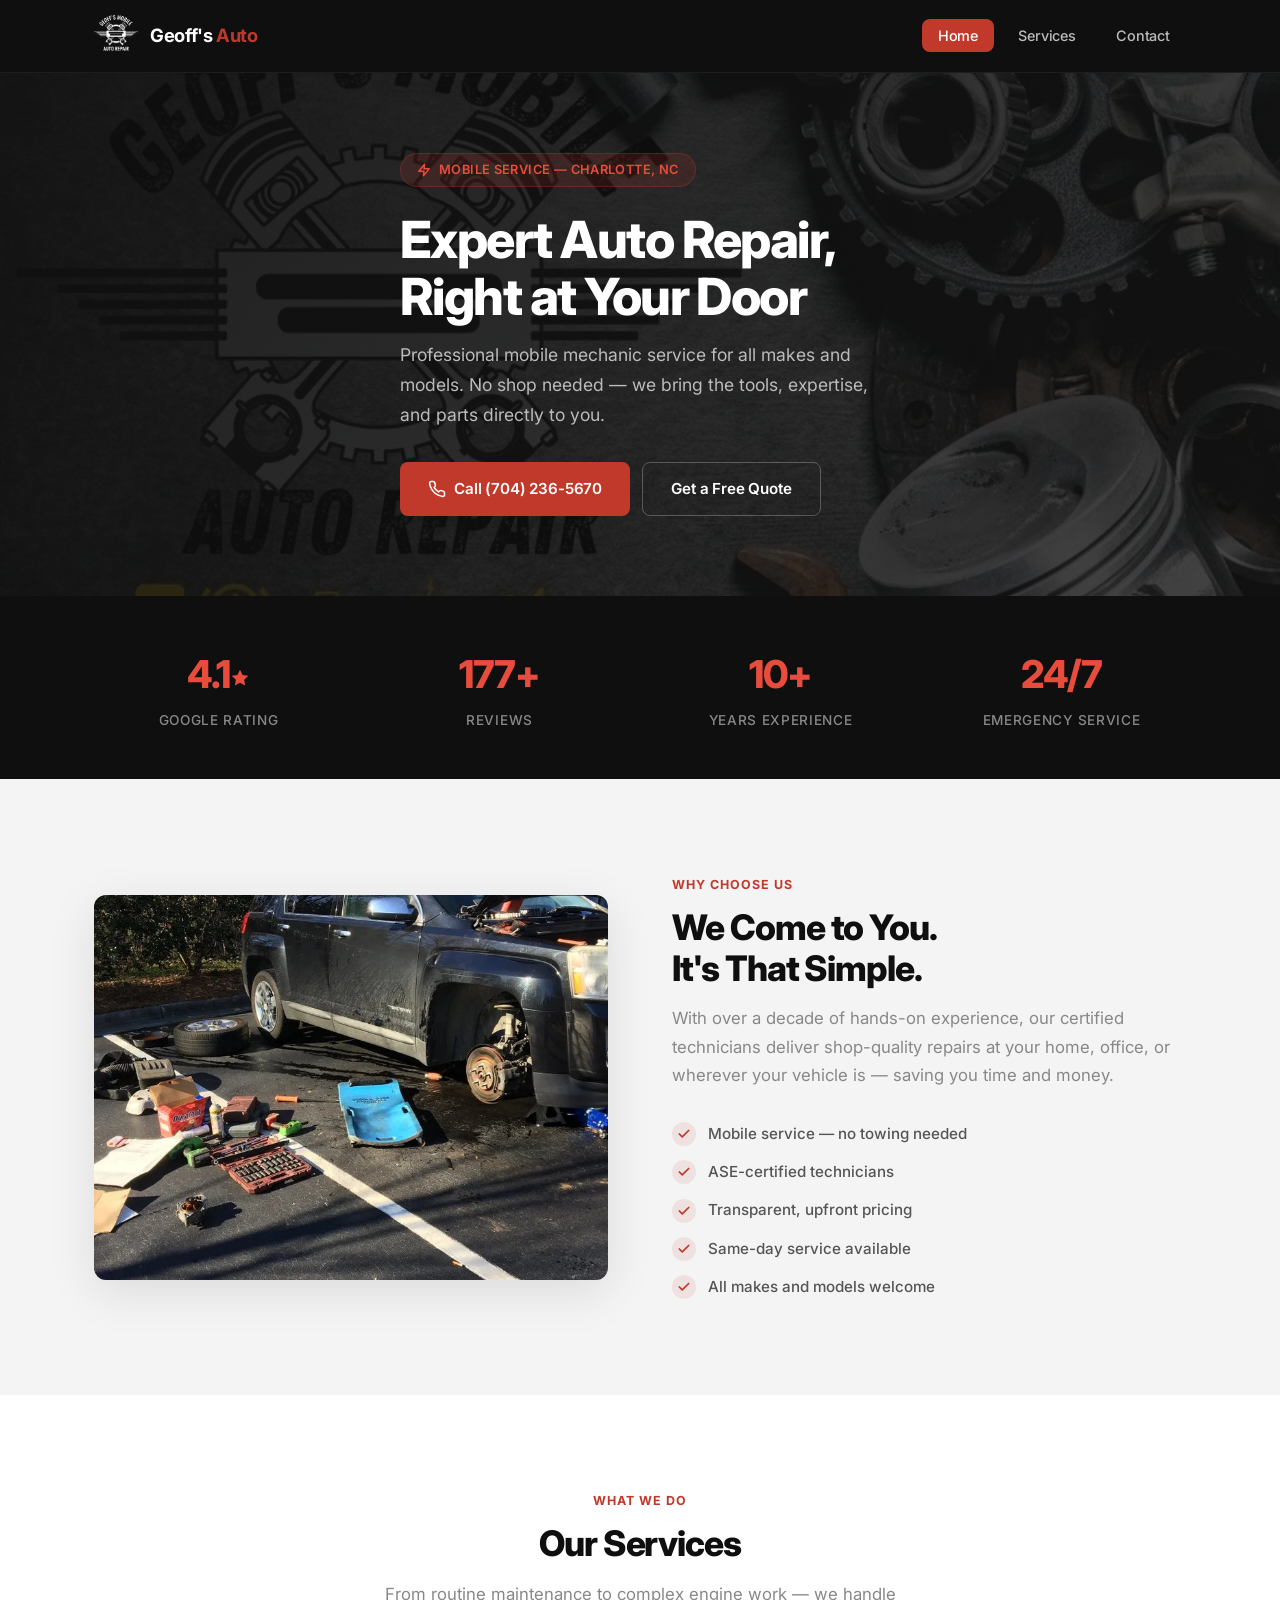
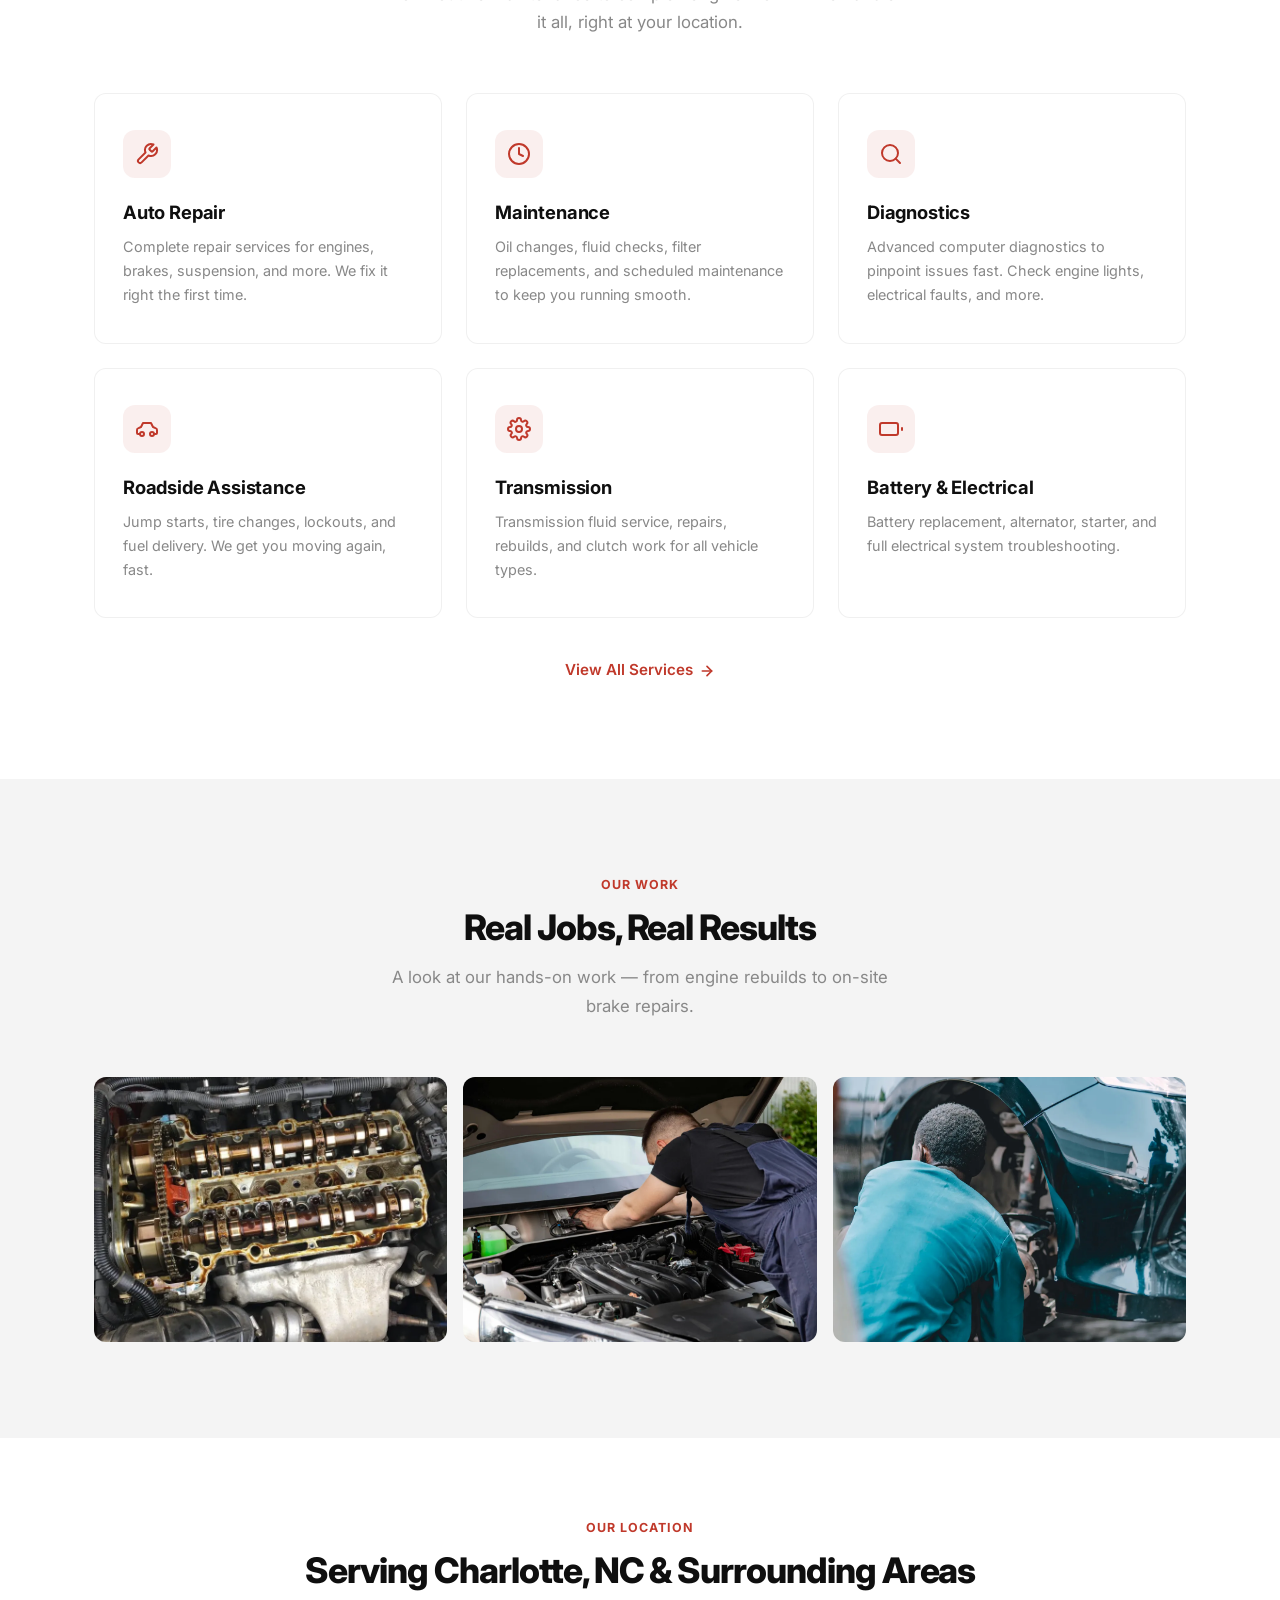
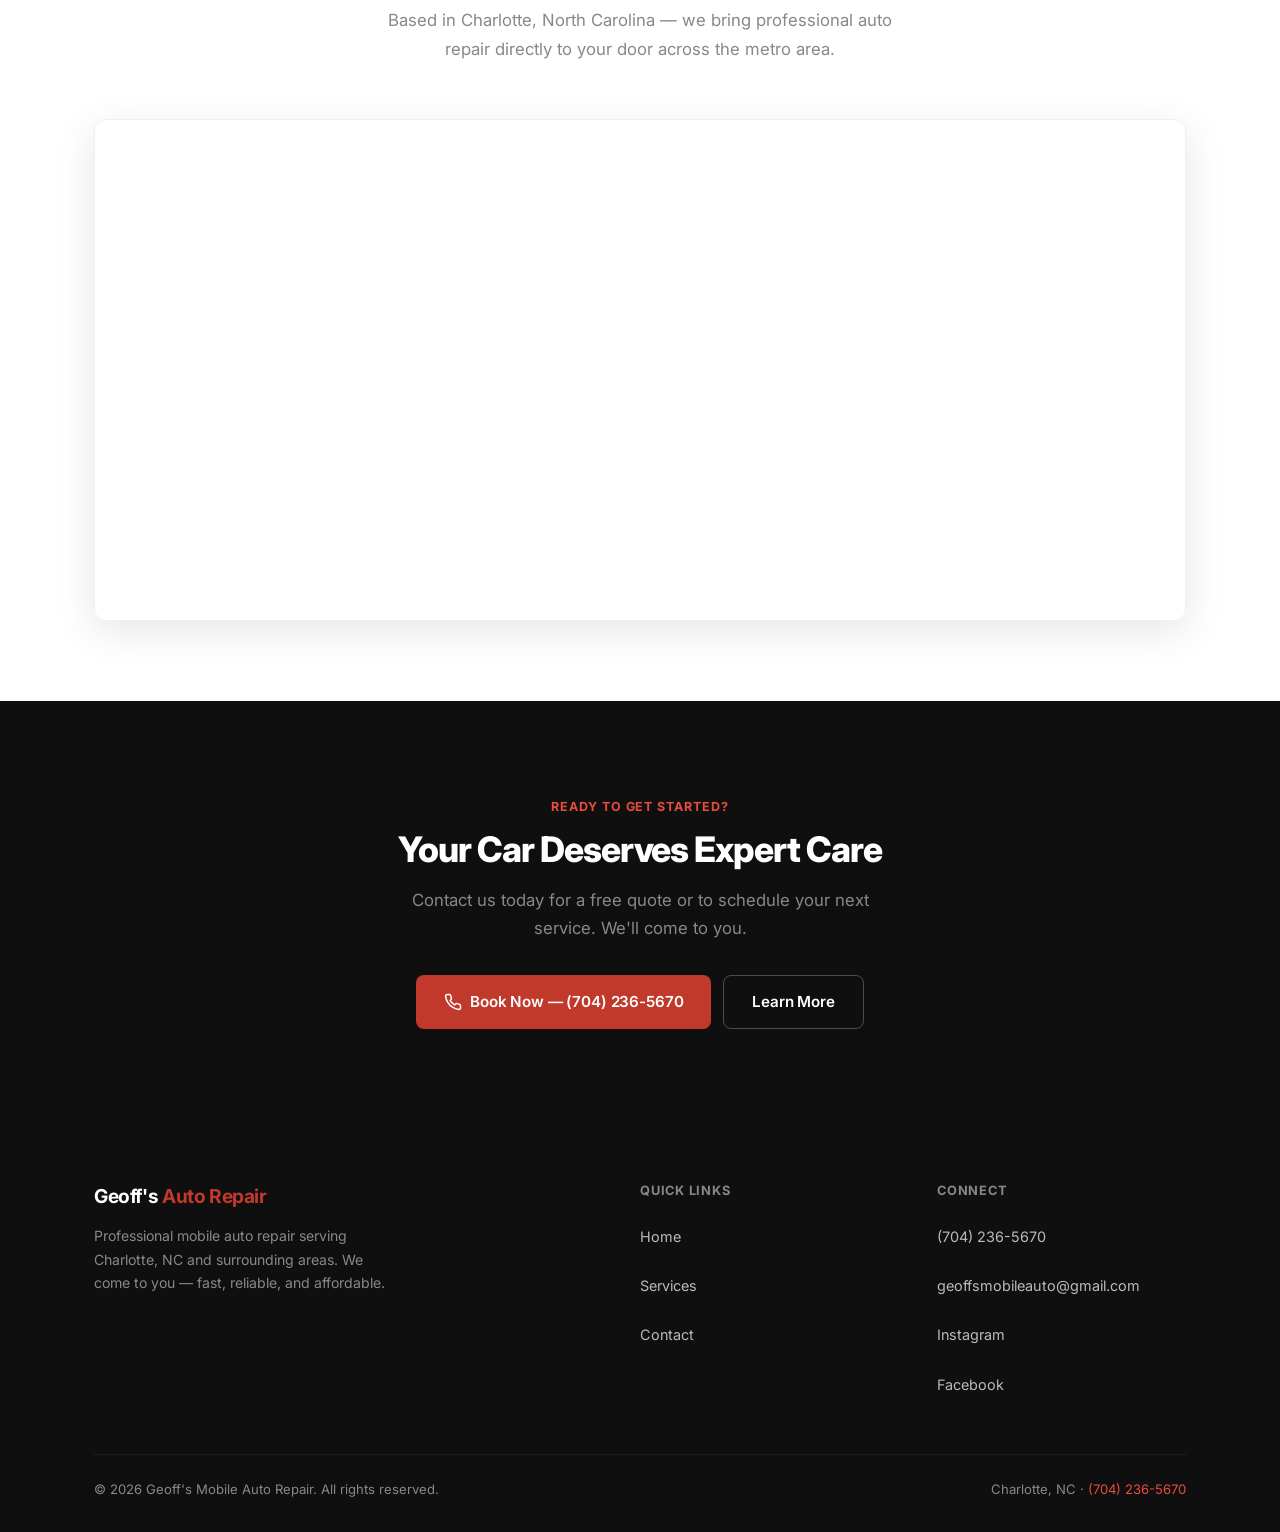
<file: index.html>
<!DOCTYPE html>
<html lang="en">

<head>
    <meta charset="UTF-8">
    <meta name="viewport" content="width=device-width, initial-scale=1.0">
    <title>Geoff's Mobile Auto Repair — Professional Mobile Mechanic in Charlotte, NC</title>
    <meta name="description"
        content="Geoff's Mobile Auto Repair provides professional mobile auto repair, maintenance, and diagnostics in Charlotte, NC. We come to you. Call (704) 236-5670.">
    <meta name="keywords"
        content="mobile auto repair Charlotte NC, mobile mechanic, car repair, auto maintenance, transmission repair, roadside assistance, mechanic near me, Charlotte auto repair">
    <meta name="geo.region" content="US-NC">
    <meta name="geo.placename" content="Charlotte">
    <meta name="geo.position" content="35.2271;-80.8431">
    <meta name="ICBM" content="35.2271, -80.8431">
    <meta name="author" content="Geoff's Mobile Auto Repair">
    <meta name="robots" content="index, follow, max-snippet:-1, max-image-preview:large, max-video-preview:-1">
    <meta name="theme-color" content="#c0392b">
    <meta name="apple-mobile-web-app-capable" content="yes">
    <meta name="apple-mobile-web-app-status-bar-style" content="black-translucent">
    <meta property="og:title" content="Geoff's Mobile Auto Repair — Professional Mobile Mechanic in Charlotte, NC">
    <meta property="og:description"
        content="Expert mobile auto repair services in Charlotte, NC. We come to you! Repairs, maintenance, diagnostics & roadside assistance. Call (704) 236-5670 for a free quote.">
    <meta property="og:type" content="business.business">
    <meta property="og:url" content="https://geoffsmobileauto.com/">
    <meta property="og:image" content="https://geoffsmobileauto.com/assets/og-image.jpg">
    <meta property="og:image:width" content="1200">
    <meta property="og:image:height" content="630">
    <meta name="twitter:card" content="summary_large_image">
    <meta name="twitter:title" content="Geoff's Mobile Auto Repair - Charlotte, NC">
    <meta name="twitter:description"
        content="Professional mobile auto repair. We come to you! Expert mechanics, transparent pricing, 24/7 service.">
    <meta name="twitter:image" content="https://geoffsmobileauto.com/assets/og-image.jpg">
    <meta name="robots" content="index, follow, max-image-preview:large, max-snippet:-1, max-video-preview:-1">
    <meta name="theme-color" content="#FF3B30">
    <link rel="canonical" href="https://geoffsmobileauto.com/">
    <link rel="icon" type="image/x-icon" href="assets/favicon.ico">
    <link rel="apple-touch-icon" href="assets/apple-touch-icon.png">
    <link rel="preload" as="image" href="assets/o (3).webp">
    <link rel="preconnect" href="https://fonts.googleapis.com">
    <link rel="preconnect" href="https://fonts.gstatic.com" crossorigin>
    <link rel="stylesheet" href="https://fonts.googleapis.com/css2?family=Inter:wght@300;400;500;600;700;800&display=swap">
    <link rel="dns-prefetch" href="https://www.google-analytics.com">
    <!-- Google Analytics (Deferred for Performance) -->
    <script>
        function loadGA() {
            if (window.gaLoaded) return;
            window.gaLoaded = true;
            const script = document.createElement('script');
            script.src = 'https://www.googletagmanager.com/gtag/js?id=G-XXXXXXXXXX';
            script.async = true;
            document.head.appendChild(script);
            window.dataLayer = window.dataLayer || [];
            function gtag(){dataLayer.push(arguments);}
            gtag('js', new Date());
            gtag('config', 'G-XXXXXXXXXX');
            
            // Cleanup listeners
            ['scroll', 'mousemove', 'touchstart'].forEach(e => 
                window.removeEventListener(e, loadGA, { passive: true })
            );
        }
        // Load GA on first user interaction
        ['scroll', 'mousemove', 'touchstart'].forEach(e => 
            window.addEventListener(e, loadGA, { passive: true })
        );
    </script>
    <link rel="stylesheet" href="styles.css">
    <script type="application/ld+json">
    {
      "@context": "https://schema.org",
      "@type": "LocalBusiness",
      "name": "Geoff's Mobile Auto Repair",
      "image": "https://geoffsmobileauto.com/assets/logo.webp",
      "description": "Professional mobile auto repair services in Charlotte, NC. Expert mechanics come to you for repairs, maintenance, diagnostics & roadside assistance.",
      "telephone": "(704) 236-5670",
      "email": "geoffsmobileauto@gmail.com",
      "address": {
        "@type": "PostalAddress",
        "streetAddress": "Charlotte",
        "addressLocality": "Charlotte",
        "addressRegion": "NC",
        "postalCode": "28202",
        "addressCountry": "US"
      },
      "geo": {
        "@type": "GeoCoordinates",
        "latitude": "35.2271",
        "longitude": "-80.8431"
      },
      "url": "https://geoffsmobileauto.com",
      "priceRange": "$$",
      "areaServed": {
        "@type": "City",
        "name": "Charlotte, NC"
      },
      "sameAs": [
        "https://www.facebook.com/Geoffsmobileauto/",
        "https://www.instagram.com/geoffsmobileauto/"
      ],
      "aggregateRating": {
        "@type": "AggregateRating",
        "ratingValue": "4.1",
        "reviewCount": "177"
      }
    }
    </script>
</head>

<body>

    <nav class="navbar">
        <div class="container">
            <a href="index.html" class="logo">
                <img src="assets/logo.webp" alt="Geoff's Mobile Auto Repair Logo" class="logo-img" width="40" height="40">
                <span class="logo-text">Geoff's <span>Auto</span></span>
            </a>
            <button class="mobile-toggle" id="mobileToggle" aria-label="Toggle menu" aria-expanded="false" aria-controls="navLinks">
                <svg width="24" height="24" viewBox="0 0 24 24" fill="none" stroke="currentColor" stroke-width="2"
                    stroke-linecap="round" aria-hidden="true" focusable="false">
                    <line x1="3" y1="6" x2="21" y2="6" />
                    <line x1="3" y1="12" x2="21" y2="12" />
                    <line x1="3" y1="18" x2="21" y2="18" />
                </svg>
            </button>
            <ul class="nav-links" id="navLinks">
                <li><a href="index.html" class="active">Home</a></li>
                <li><a href="services.html">Services</a></li>
                <li><a href="contact.html">Contact</a></li>
            </ul>
        </div>
    </nav>

    <main>

        <header class="hero">
            <div class="hero-bg">
                <img src="assets/o (3).webp" alt="Geoff's Mobile Auto Repair banner with tools and engine parts"
                    width="1200" height="800" fetchpriority="high" loading="eager" decoding="sync">
            </div>
            <div class="hero-overlay"></div>
            <div class="container">
                <div class="hero-content">
                    <div class="hero-badge">
                        <svg width="14" height="14" viewBox="0 0 24 24" fill="none" stroke="currentColor"
                            stroke-width="2.5" stroke-linecap="round" stroke-linejoin="round" aria-hidden="true" focusable="false">
                            <polygon points="13 2 3 14 12 14 11 22 21 10 12 10 13 2" />
                        </svg>
                        Mobile Service — Charlotte, NC
                    </div>
                    <h1>Expert Auto Repair,<br>Right at Your Door</h1>
                    <p>Professional mobile mechanic service for all makes and models. No shop needed — we bring the
                        tools, expertise, and parts directly to you.</p>
                    <div class="hero-actions">
                        <a href="tel:+17042365670" class="btn btn-primary">
                            <svg width="18" height="18" viewBox="0 0 24 24" fill="none" stroke="currentColor"
                                stroke-width="2" stroke-linecap="round" stroke-linejoin="round" aria-hidden="true" focusable="false">
                                <path
                                    d="M22 16.92v3a2 2 0 0 1-2.18 2 19.79 19.79 0 0 1-8.63-3.07 19.5 19.5 0 0 1-6-6 19.79 19.79 0 0 1-3.07-8.67A2 2 0 0 1 4.11 2h3a2 2 0 0 1 2 1.72c.127.96.361 1.903.7 2.81a2 2 0 0 1-.45 2.11L8.09 9.91a16 16 0 0 0 6 6l1.27-1.27a2 2 0 0 1 2.11-.45c.907.339 1.85.573 2.81.7A2 2 0 0 1 22 16.92z" />
                            </svg>
                            Call (704) 236-5670
                        </a>
                        <a href="contact.html" class="btn btn-outline">Get a Free Quote</a>
                    </div>
                </div>
            </div>
        </header>

        <section class="stats-bar" style="padding: 48px 0;">
            <div class="container">
                <div class="stats-grid">
                    <div class="stat-item">
                        <h3>4.1<svg width="20" height="20" viewBox="0 0 24 24" fill="currentColor" aria-hidden="true" focusable="false">
                                <polygon
                                    points="12 2 15.09 8.26 22 9.27 17 14.14 18.18 21.02 12 17.77 5.82 21.02 7 14.14 2 9.27 8.91 8.26 12 2" />
                            </svg></h3>
                        <p>Google Rating</p>
                    </div>
                    <div class="stat-item">
                        <h3>177+</h3>
                        <p>Reviews</p>
                    </div>
                    <div class="stat-item">
                        <h3>10+</h3>
                        <p>Years Experience</p>
                    </div>
                    <div class="stat-item">
                        <h3>24/7</h3>
                        <p>Emergency Service</p>
                    </div>
                </div>
            </div>
        </section>

        <section class="about">
            <div class="container">
                <div class="about-grid">
                    <div class="about-image">
                        <img src="assets/o (2).webp" alt="Geoff's Mobile Auto Repair working on a vehicle on-site"
                            width="800" height="600" loading="lazy">
                    </div>
                    <div class="about-text">
                        <p class="section-label">Why Choose Us</p>
                        <h2 class="section-title">We Come to You.<br>It's That Simple.</h2>
                        <p class="section-subtitle">With over a decade of hands-on experience, our certified technicians
                            deliver shop-quality repairs at your home, office, or wherever your vehicle is — saving you
                            time and money.</p>
                        <ul class="features-list">
                            <li><span class="check"><svg width="14" height="14" viewBox="0 0 24 24" fill="none"
                                        stroke="currentColor" stroke-width="3" stroke-linecap="round"
                                        stroke-linejoin="round" aria-hidden="true" focusable="false">
                                        <polyline points="20 6 9 17 4 12" />
                                    </svg></span> Mobile service — no towing needed</li>
                            <li><span class="check"><svg width="14" height="14" viewBox="0 0 24 24" fill="none"
                                        stroke="currentColor" stroke-width="3" stroke-linecap="round"
                                        stroke-linejoin="round" aria-hidden="true" focusable="false">
                                        <polyline points="20 6 9 17 4 12" />
                                    </svg></span> ASE-certified technicians</li>
                            <li><span class="check"><svg width="14" height="14" viewBox="0 0 24 24" fill="none"
                                        stroke="currentColor" stroke-width="3" stroke-linecap="round"
                                        stroke-linejoin="round" aria-hidden="true" focusable="false">
                                        <polyline points="20 6 9 17 4 12" />
                                    </svg></span> Transparent, upfront pricing</li>
                            <li><span class="check"><svg width="14" height="14" viewBox="0 0 24 24" fill="none"
                                        stroke="currentColor" stroke-width="3" stroke-linecap="round"
                                        stroke-linejoin="round" aria-hidden="true" focusable="false">
                                        <polyline points="20 6 9 17 4 12" />
                                    </svg></span> Same-day service available</li>
                            <li><span class="check"><svg width="14" height="14" viewBox="0 0 24 24" fill="none"
                                        stroke="currentColor" stroke-width="3" stroke-linecap="round"
                                        stroke-linejoin="round" aria-hidden="true" focusable="false">
                                        <polyline points="20 6 9 17 4 12" />
                                    </svg></span> All makes and models welcome</li>
                        </ul>
                    </div>
                </div>
            </div>
        </section>

        <section class="services-preview">
            <div class="container">
                <div class="section-header text-center">
                    <p class="section-label">What We Do</p>
                    <h2 class="section-title">Our Services</h2>
                    <p class="section-subtitle mx-auto">From routine maintenance to complex engine work — we handle it
                        all, right at your location.</p>
                </div>
                <div class="services-grid">
                    <div class="service-card">
                        <div class="service-icon"><svg width="24" height="24" viewBox="0 0 24 24" fill="none"
                                stroke="var(--primary)" stroke-width="2" stroke-linecap="round" stroke-linejoin="round">
                                <path
                                    d="M14.7 6.3a1 1 0 0 0 0 1.4l1.6 1.6a1 1 0 0 0 1.4 0l3.77-3.77a6 6 0 0 1-7.94 7.94l-6.91 6.91a2.12 2.12 0 0 1-3-3l6.91-6.91a6 6 0 0 1 7.94-7.94l-3.76 3.76z" />
                            </svg></div>
                        <h3>Auto Repair</h3>
                        <p>Complete repair services for engines, brakes, suspension, and more. We fix it right the first
                            time.</p>
                    </div>
                    <div class="service-card">
                        <div class="service-icon"><svg width="24" height="24" viewBox="0 0 24 24" fill="none"
                                stroke="var(--primary)" stroke-width="2" stroke-linecap="round" stroke-linejoin="round">
                                <path d="M12 22c5.523 0 10-4.477 10-10S17.523 2 12 2 2 6.477 2 12s4.477 10 10 10z" />
                                <path d="M12 6v6l4 2" />
                            </svg></div>
                        <h3>Maintenance</h3>
                        <p>Oil changes, fluid checks, filter replacements, and scheduled maintenance to keep you running
                            smooth.</p>
                    </div>
                    <div class="service-card">
                        <div class="service-icon"><svg width="24" height="24" viewBox="0 0 24 24" fill="none"
                                stroke="var(--primary)" stroke-width="2" stroke-linecap="round" stroke-linejoin="round">
                                <circle cx="11" cy="11" r="8" />
                                <line x1="21" y1="21" x2="16.65" y2="16.65" />
                            </svg></div>
                        <h3>Diagnostics</h3>
                        <p>Advanced computer diagnostics to pinpoint issues fast. Check engine lights, electrical
                            faults, and more.</p>
                    </div>
                    <div class="service-card">
                        <div class="service-icon"><svg width="24" height="24" viewBox="0 0 24 24" fill="none"
                                stroke="var(--primary)" stroke-width="2" stroke-linecap="round" stroke-linejoin="round">
                                <path
                                    d="M19 17h2c.6 0 1-.4 1-1v-3c0-.9-.7-1.7-1.5-1.9L18 10l-2-4H8L6 10l-2.5 1.1C2.7 11.3 2 12.1 2 13v3c0 .6.4 1 1 1h2" />
                                <circle cx="7" cy="17" r="2" />
                                <circle cx="17" cy="17" r="2" />
                            </svg></div>
                        <h3>Roadside Assistance</h3>
                        <p>Jump starts, tire changes, lockouts, and fuel delivery. We get you moving again, fast.</p>
                    </div>
                    <div class="service-card">
                        <div class="service-icon"><svg width="24" height="24" viewBox="0 0 24 24" fill="none"
                                stroke="var(--primary)" stroke-width="2" stroke-linecap="round" stroke-linejoin="round">
                                <circle cx="12" cy="12" r="3" />
                                <path
                                    d="M19.4 15a1.65 1.65 0 0 0 .33 1.82l.06.06a2 2 0 0 1-2.83 2.83l-.06-.06a1.65 1.65 0 0 0-1.82-.33 1.65 1.65 0 0 0-1 1.51V21a2 2 0 0 1-4 0v-.09A1.65 1.65 0 0 0 9 19.4a1.65 1.65 0 0 0-1.82.33l-.06.06a2 2 0 0 1-2.83-2.83l.06-.06A1.65 1.65 0 0 0 4.68 15a1.65 1.65 0 0 0-1.51-1H3a2 2 0 0 1 0-4h.09A1.65 1.65 0 0 0 4.6 9a1.65 1.65 0 0 0-.33-1.82l-.06-.06a2 2 0 0 1 2.83-2.83l.06.06A1.65 1.65 0 0 0 9 4.68a1.65 1.65 0 0 0 1-1.51V3a2 2 0 0 1 4 0v.09a1.65 1.65 0 0 0 1 1.51 1.65 1.65 0 0 0 1.82-.33l.06-.06a2 2 0 0 1 2.83 2.83l-.06.06A1.65 1.65 0 0 0 19.4 9a1.65 1.65 0 0 0 1.51 1H21a2 2 0 0 1 0 4h-.09a1.65 1.65 0 0 0-1.51 1z" />
                            </svg></div>
                        <h3>Transmission</h3>
                        <p>Transmission fluid service, repairs, rebuilds, and clutch work for all vehicle types.</p>
                    </div>
                    <div class="service-card">
                        <div class="service-icon"><svg width="24" height="24" viewBox="0 0 24 24" fill="none"
                                stroke="var(--primary)" stroke-width="2" stroke-linecap="round" stroke-linejoin="round">
                                <rect x="1" y="6" width="18" height="12" rx="2" />
                                <line x1="23" y1="13" x2="23" y2="11" />
                            </svg></div>
                        <h3>Battery & Electrical</h3>
                        <p>Battery replacement, alternator, starter, and full electrical system troubleshooting.</p>
                    </div>
                </div>
                <div class="text-center">
                    <a href="services.html" class="view-all">View All Services
                        <svg width="16" height="16" viewBox="0 0 24 24" fill="none" stroke="currentColor"
                            stroke-width="2.5" stroke-linecap="round" stroke-linejoin="round" aria-hidden="true" focusable="false">
                            <line x1="5" y1="12" x2="19" y2="12" />
                            <polyline points="12 5 19 12 12 19" />
                        </svg>
                    </a>
                </div>
            </div>
        </section>

        <section class="gallery">
            <div class="container">
                <div class="section-header text-center">
                    <p class="section-label">Our Work</p>
                    <h2 class="section-title">Real Jobs, Real Results</h2>
                    <p class="section-subtitle mx-auto">A look at our hands-on work — from engine rebuilds to on-site
                        brake repairs.</p>
                </div>
                <div class="gallery-grid">
                    <div class="gallery-item"><img src="assets/o.webp"
                            alt="Engine camshaft and timing chain repair by Geoff's Mobile Auto" width="800"
                            height="600" loading="lazy"></div>
                    <div class="gallery-item"><img src="assets/pexels-19x14-8478259.webp"
                            alt="Mechanic inspecting engine bay during mobile auto service" width="800" height="600"
                            loading="lazy"></div>
                    <div class="gallery-item"><img src="assets/pexels-najim-kurfi-483155737-36044141.webp"
                            alt="Technician working on wheel and brake assembly" width="800" height="600"
                            loading="lazy"></div>
                </div>
            </div>
        </section>

        <!-- Map / Location -->
        <section class="location-section">
            <div class="container">
                <div class="section-header text-center">
                    <p class="section-label">Our Location</p>
                    <h2 class="section-title">Serving Charlotte, NC & Surrounding Areas</h2>
                    <p class="section-subtitle mx-auto">Based in Charlotte, North Carolina — we bring professional auto
                        repair directly to your door across the metro area.</p>
                </div>
                <div class="map-wrapper">
                    <div id="map" class="leaflet-map"></div>
                </div>
            </div>
        </section>

        <section class="cta-section">
            <div class="container">
                <p class="section-label" style="color: var(--primary-light);">Ready to Get Started?</p>
                <h2 class="section-title" style="color: var(--white);">Your Car Deserves Expert Care</h2>
                <p class="section-subtitle mx-auto" style="color: var(--gray-500);">Contact us today for a free quote or
                    to schedule your next service. We'll come to you.</p>
                <div class="cta-actions">
                    <a href="tel:+17042365670" class="btn btn-primary">
                        <svg width="18" height="18" viewBox="0 0 24 24" fill="none" stroke="currentColor"
                            stroke-width="2" stroke-linecap="round" stroke-linejoin="round" aria-hidden="true" focusable="false">
                            <path
                                d="M22 16.92v3a2 2 0 0 1-2.18 2 19.79 19.79 0 0 1-8.63-3.07 19.5 19.5 0 0 1-6-6 19.79 19.79 0 0 1-3.07-8.67A2 2 0 0 1 4.11 2h3a2 2 0 0 1 2 1.72c.127.96.361 1.903.7 2.81a2 2 0 0 1-.45 2.11L8.09 9.91a16 16 0 0 0 6 6l1.27-1.27a2 2 0 0 1 2.11-.45c.907.339 1.85.573 2.81.7A2 2 0 0 1 22 16.92z" />
                        </svg>
                        Book Now — (704) 236-5670
                    </a>
                    <a href="contact.html" class="btn btn-outline">Learn More</a>
                </div>
            </div>
        </section>

    </main>

    <footer>
        <div class="container">
            <div class="footer-grid">
                <div class="footer-brand">
                    <span class="logo-text">Geoff's <span style="color:var(--primary);">Auto Repair</span></span>
                    <p>Professional mobile auto repair serving Charlotte, NC and surrounding areas. We come to you —
                        fast, reliable, and affordable.</p>
                </div>
                <div class="footer-col">
                    <h4>Quick Links</h4>
                    <ul>
                        <li><a href="index.html">Home</a></li>
                        <li><a href="services.html">Services</a></li>
                        <li><a href="contact.html">Contact</a></li>
                    </ul>
                </div>
                <div class="footer-col">
                    <h4>Connect</h4>
                    <ul>
                        <li><a href="tel:+17042365670">(704) 236-5670</a></li>
                        <li><a href="mailto:geoffsmobileauto@gmail.com">geoffsmobileauto@gmail.com</a></li>
                        <li><a href="https://www.instagram.com/geoffsmobileauto/" target="_blank"
                                rel="noopener noreferrer">Instagram</a></li>
                        <li><a href="https://www.facebook.com/Geoffsmobileauto/" target="_blank"
                                rel="noopener noreferrer">Facebook</a></li>
                    </ul>
                </div>
            </div>
            <div class="footer-bottom">
                <p>&copy; <span class="copyright-year">2025</span> Geoff's Mobile Auto Repair. All rights reserved.</p>
                <p>Charlotte, NC &middot; <a href="tel:+17042365670">(704) 236-5670</a></p>
            </div>
        </div>
    </footer>

    <script src="script.js" defer></script>
</body>

</html>
</file>
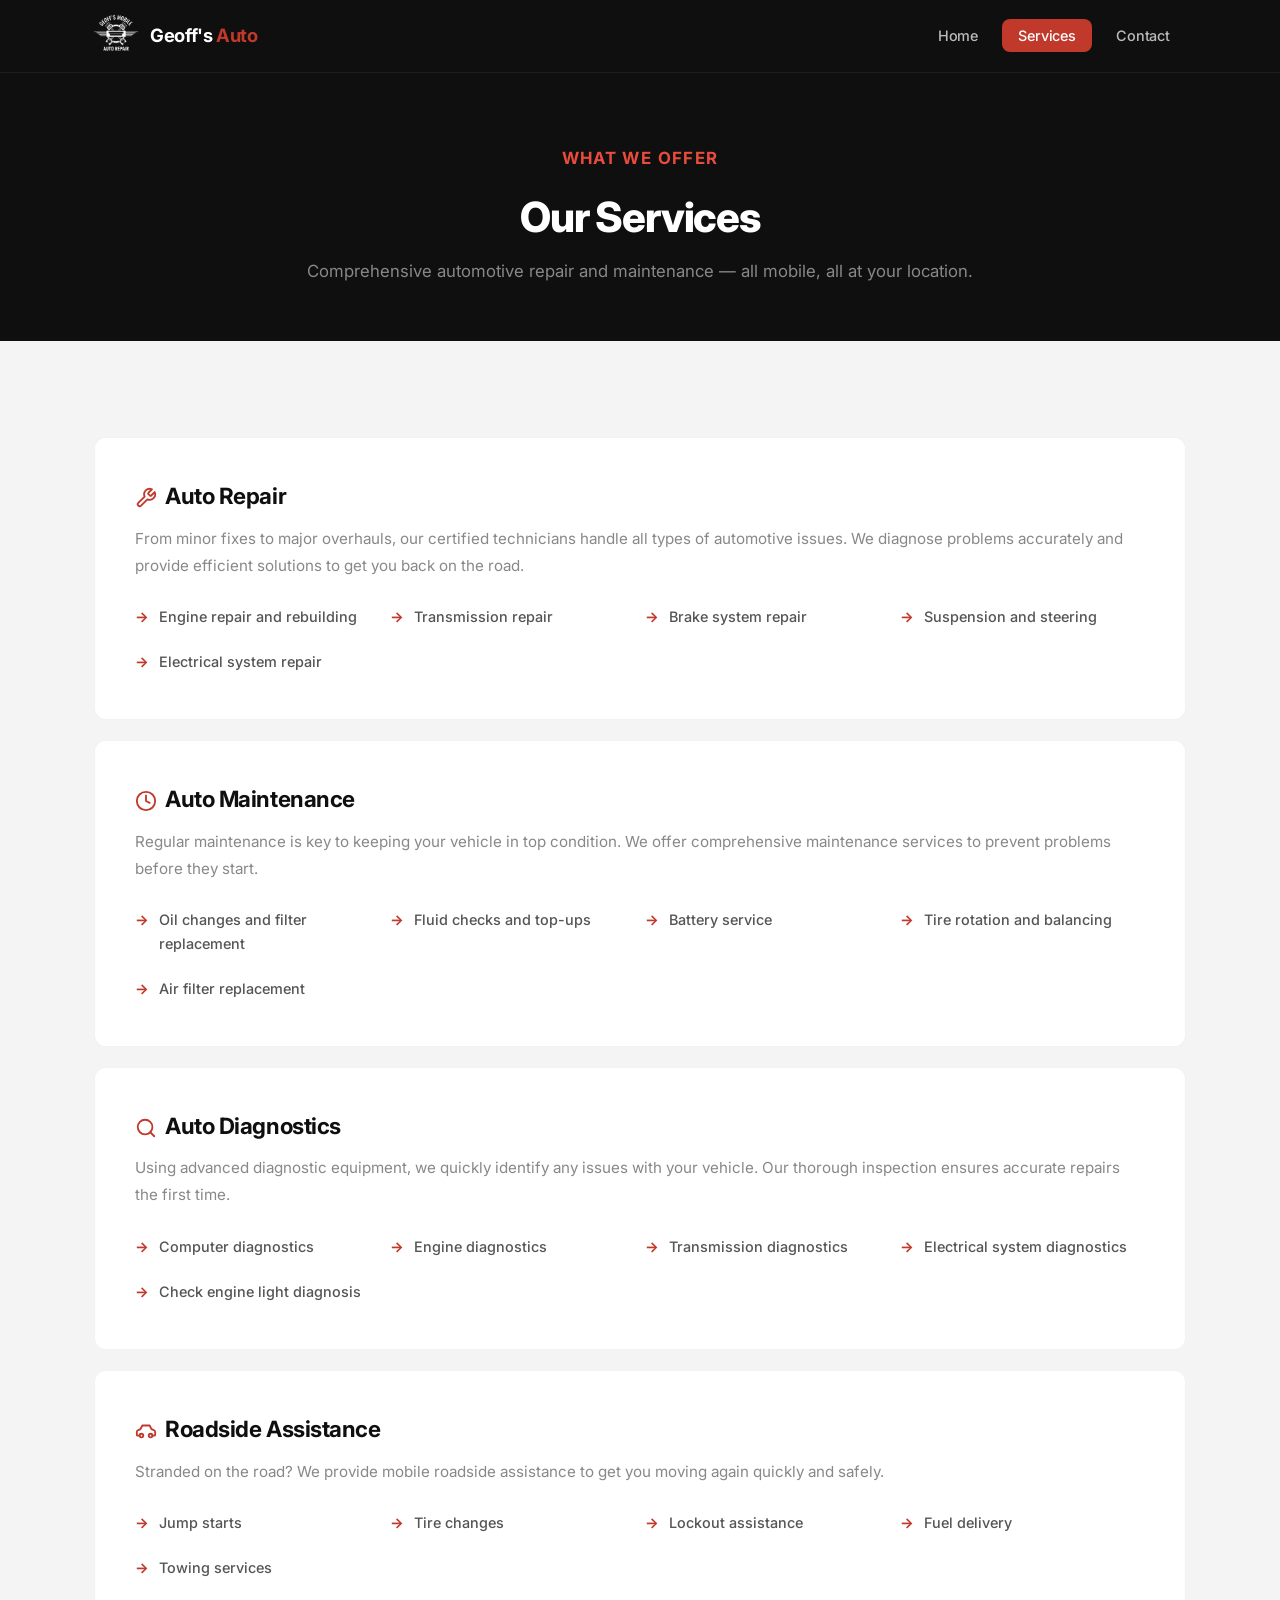
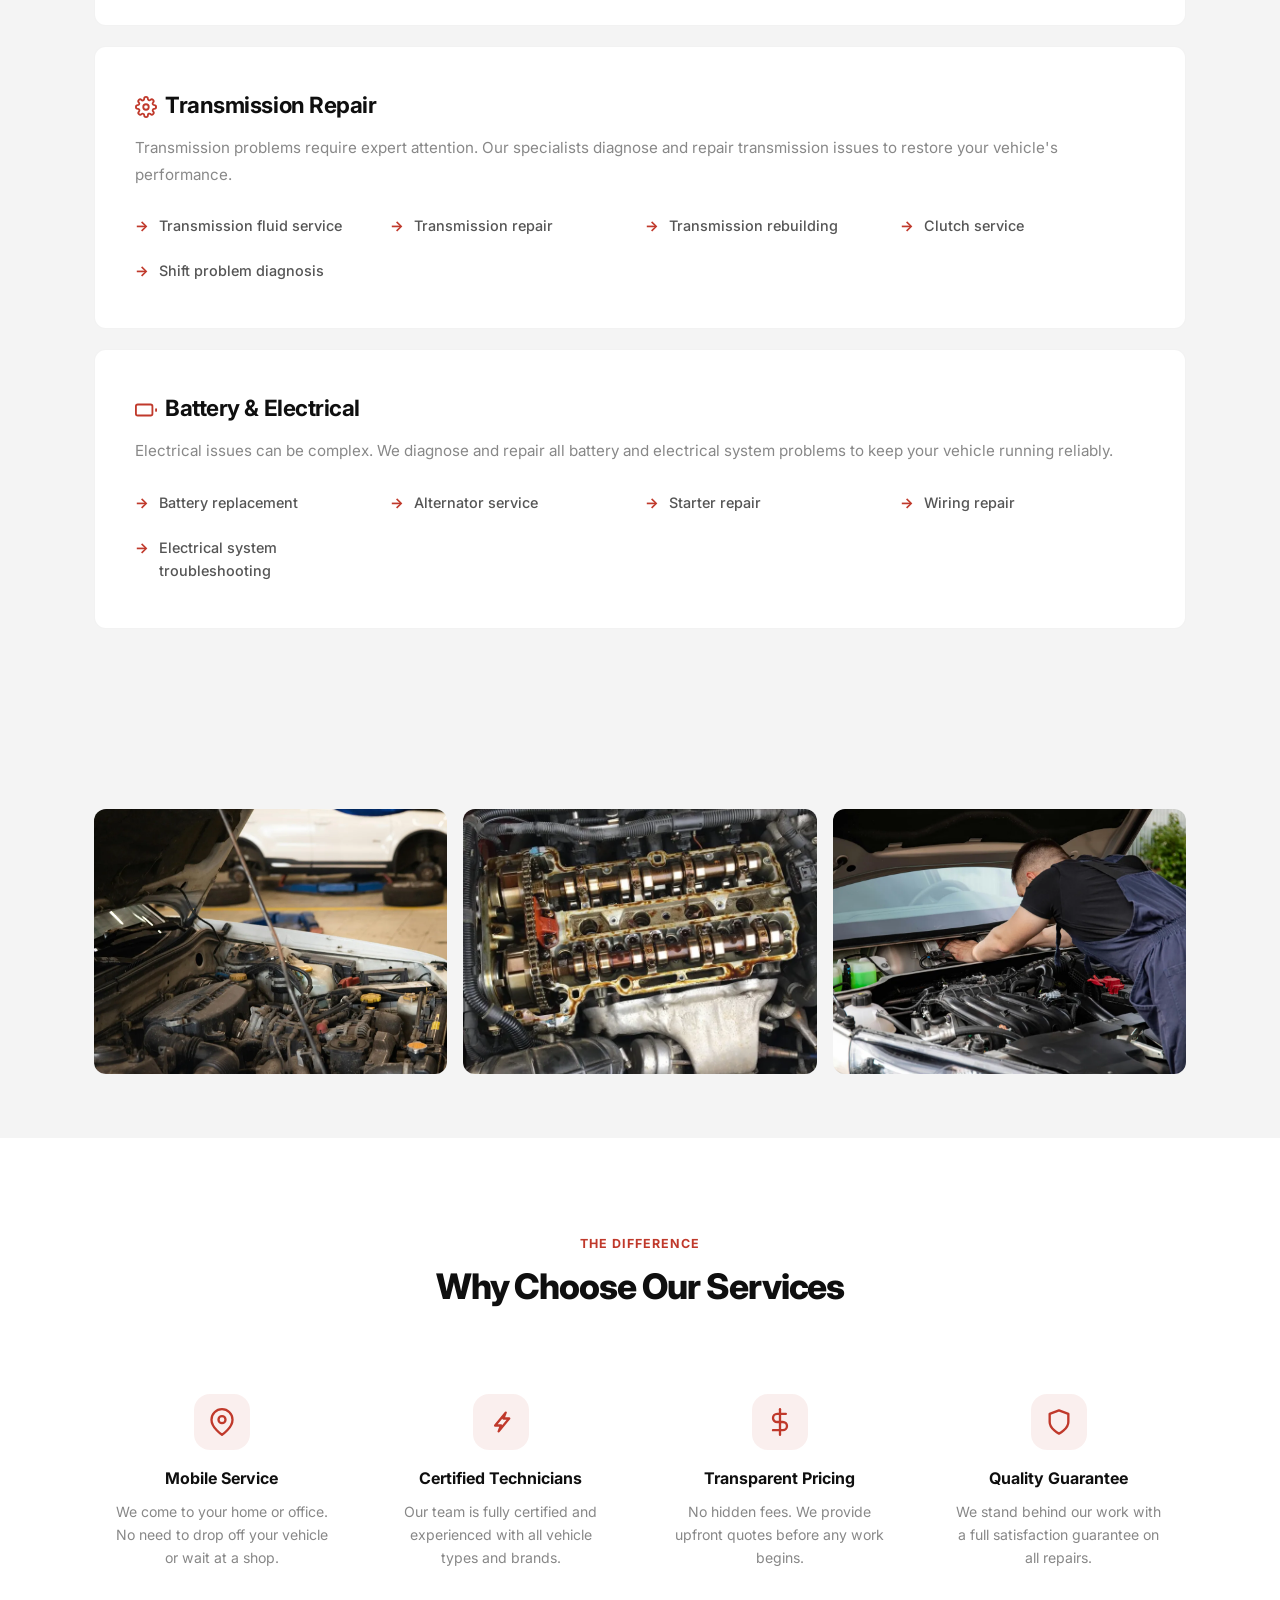
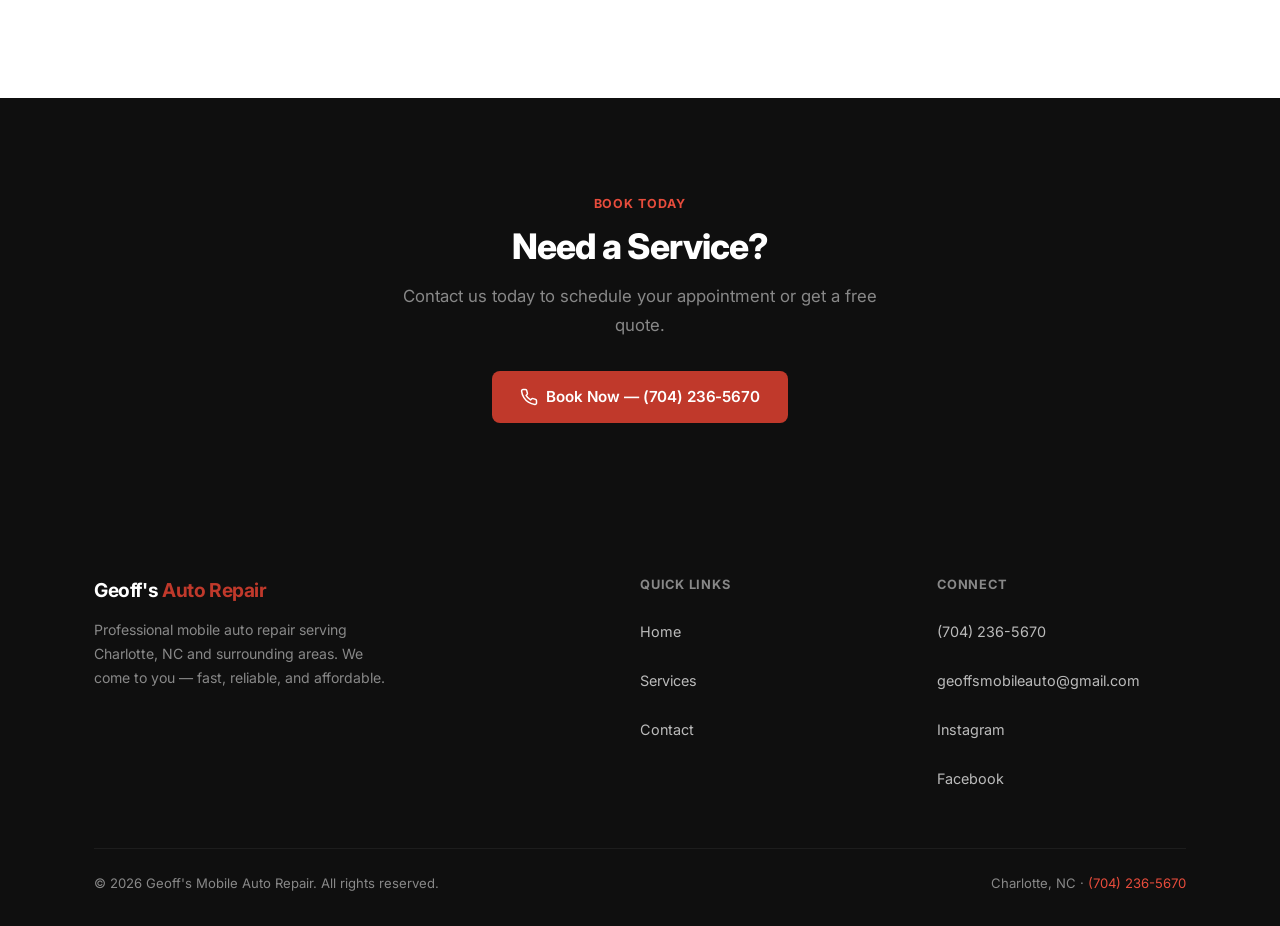
<file: services.html>
<!DOCTYPE html>
<html lang="en">
<head>
    <meta charset="UTF-8">
    <meta name="viewport" content="width=device-width, initial-scale=1.0">
    <title>Services — Geoff's Mobile Auto Repair | Charlotte, NC</title>
    <meta name="description" content="Comprehensive mobile auto repair services in Charlotte, NC. Engine repair, maintenance, diagnostics, roadside assistance, transmission, and electrical work. Expert mechanics come to you.">
    <meta name="keywords" content="auto repair services Charlotte NC, engine repair, transmission repair, auto maintenance, diagnostics, roadside assistance, mobile mechanic services">
    <meta name="geo.region" content="US-NC">
    <meta name="geo.placename" content="Charlotte">
    <meta name="geo.position" content="35.2271;-80.8431">
    <meta name="ICBM" content="35.2271, -80.8431">
    <meta name="author" content="Geoff's Mobile Auto Repair">
    <meta name="robots" content="index, follow, max-snippet:-1, max-image-preview:large, max-video-preview:-1">
    <meta name="theme-color" content="#c0392b">
    <meta property="og:title" content="Services — Geoff's Mobile Auto Repair | Charlotte, NC">
    <meta property="og:description" content="Professional auto repair services: engine repair, transmission, maintenance, diagnostics, roadside assistance & more. Mobile service in Charlotte, NC.">
    <meta property="og:type" content="website">
    <meta property="og:url" content="https://geoffsmobileauto.com/services.html">
    <meta property="og:image" content="https://geoffsmobileauto.com/assets/og-image.jpg">
    <meta name="twitter:card" content="summary_large_image">
    <meta name="twitter:title" content="Services — Geoff's Mobile Auto Repair">
    <meta name="twitter:description" content="Professional auto repair services in Charlotte, NC. Engine, transmission, maintenance, diagnostics & roadside assistance.">
    <meta name="twitter:image" content="https://geoffsmobileauto.com/assets/og-image.jpg">
    <link rel="canonical" href="https://geoffsmobileauto.com/services.html">
    <link rel="icon" type="image/x-icon" href="assets/favicon.ico">
    <link rel="preconnect" href="https://fonts.googleapis.com">
    <link rel="preconnect" href="https://fonts.gstatic.com" crossorigin>
    <link rel="stylesheet" href="https://fonts.googleapis.com/css2?family=Inter:wght@300;400;500;600;700;800&display=swap">
    <link rel="dns-prefetch" href="https://www.google-analytics.com">
    <!-- Google Analytics (Deferred for Performance) -->
    <script>
        function loadGA() {
            if (window.gaLoaded) return;
            window.gaLoaded = true;
            const script = document.createElement('script');
            script.src = 'https://www.googletagmanager.com/gtag/js?id=G-XXXXXXXXXX';
            script.async = true;
            document.head.appendChild(script);
            window.dataLayer = window.dataLayer || [];
            function gtag(){dataLayer.push(arguments);}
            gtag('js', new Date());
            gtag('config', 'G-XXXXXXXXXX');
            
            // Cleanup listeners
            ['scroll', 'mousemove', 'touchstart'].forEach(e => 
                window.removeEventListener(e, loadGA, { passive: true })
            );
        }
        // Load GA on first user interaction
        ['scroll', 'mousemove', 'touchstart'].forEach(e => 
            window.addEventListener(e, loadGA, { passive: true })
        );
    </script>
    <link rel="stylesheet" href="styles.css">
    <script type="application/ld+json">
    {
      "@context": "https://schema.org",
      "@type": "Service",
      "name": "Mobile Auto Repair Services",
      "provider": {
        "@type": "LocalBusiness",
        "name": "Geoff's Mobile Auto Repair",
        "telephone": "(704) 236-5670",
        "url": "https://geoffsmobileauto.com"
      },
      "areaServed": {
        "@type": "City",
        "name": "Charlotte, NC"
      },
      "serviceType": ["Auto Repair", "Auto Maintenance", "Diagnostics", "Roadside Assistance", "Transmission Repair", "Electrical Repair"]
    }
    </script>
    <script type="application/ld+json">
    {
      "@context": "https://schema.org",
      "@type": "BreadcrumbList",
      "itemListElement": [
        {
          "@type": "ListItem",
          "position": 1,
          "name": "Home",
          "item": "https://geoffsmobileauto.com/"
        },
        {
          "@type": "ListItem",
          "position": 2,
          "name": "Services",
          "item": "https://geoffsmobileauto.com/services.html"
        }
      ]
    }
    </script>
</head>
<body>

    <nav class="navbar">
        <div class="container">
            <a href="index.html" class="logo">
                <img src="assets/logo.webp" alt="Geoff's Mobile Auto Repair Logo" class="logo-img" width="40" height="40">
                <span class="logo-text">Geoff's <span>Auto</span></span>
            </a>
            <button class="mobile-toggle" id="mobileToggle" aria-label="Toggle menu">
                <svg width="24" height="24" viewBox="0 0 24 24" fill="none" stroke="currentColor" stroke-width="2" stroke-linecap="round"><line x1="3" y1="6" x2="21" y2="6"/><line x1="3" y1="12" x2="21" y2="12"/><line x1="3" y1="18" x2="21" y2="18"/></svg>
            </button>
            <ul class="nav-links" id="navLinks">
                <li><a href="index.html">Home</a></li>
                <li><a href="services.html" class="active">Services</a></li>
                <li><a href="contact.html">Contact</a></li>
            </ul>
        </div>
    </nav>

    <main>

    <header class="page-header">
        <div class="container">
            <p class="section-label" style="color: var(--primary-light);">What We Offer</p>
            <h1>Our Services</h1>
            <p>Comprehensive automotive repair and maintenance — all mobile, all at your location.</p>
        </div>
    </header>

    <section class="services-detailed">
        <div class="container">
            <div class="service-item">
                <h2><svg width="22" height="22" viewBox="0 0 24 24" fill="none" stroke="var(--primary)" stroke-width="2" stroke-linecap="round" stroke-linejoin="round" style="vertical-align:middle;margin-right:8px"><path d="M14.7 6.3a1 1 0 0 0 0 1.4l1.6 1.6a1 1 0 0 0 1.4 0l3.77-3.77a6 6 0 0 1-7.94 7.94l-6.91 6.91a2.12 2.12 0 0 1-3-3l6.91-6.91a6 6 0 0 1 7.94-7.94l-3.76 3.76z"/></svg>Auto Repair</h2>
                <p>From minor fixes to major overhauls, our certified technicians handle all types of automotive issues. We diagnose problems accurately and provide efficient solutions to get you back on the road.</p>
                <ul class="service-list">
                    <li>Engine repair and rebuilding</li>
                    <li>Transmission repair</li>
                    <li>Brake system repair</li>
                    <li>Suspension and steering</li>
                    <li>Electrical system repair</li>
                </ul>
            </div>

            <div class="service-item">
                <h2><svg width="22" height="22" viewBox="0 0 24 24" fill="none" stroke="var(--primary)" stroke-width="2" stroke-linecap="round" stroke-linejoin="round" style="vertical-align:middle;margin-right:8px"><path d="M12 22c5.523 0 10-4.477 10-10S17.523 2 12 2 2 6.477 2 12s4.477 10 10 10z"/><path d="M12 6v6l4 2"/></svg>Auto Maintenance</h2>
                <p>Regular maintenance is key to keeping your vehicle in top condition. We offer comprehensive maintenance services to prevent problems before they start.</p>
                <ul class="service-list">
                    <li>Oil changes and filter replacement</li>
                    <li>Fluid checks and top-ups</li>
                    <li>Battery service</li>
                    <li>Tire rotation and balancing</li>
                    <li>Air filter replacement</li>
                </ul>
            </div>

            <div class="service-item">
                <h2><svg width="22" height="22" viewBox="0 0 24 24" fill="none" stroke="var(--primary)" stroke-width="2" stroke-linecap="round" stroke-linejoin="round" style="vertical-align:middle;margin-right:8px"><circle cx="11" cy="11" r="8"/><line x1="21" y1="21" x2="16.65" y2="16.65"/></svg>Auto Diagnostics</h2>
                <p>Using advanced diagnostic equipment, we quickly identify any issues with your vehicle. Our thorough inspection ensures accurate repairs the first time.</p>
                <ul class="service-list">
                    <li>Computer diagnostics</li>
                    <li>Engine diagnostics</li>
                    <li>Transmission diagnostics</li>
                    <li>Electrical system diagnostics</li>
                    <li>Check engine light diagnosis</li>
                </ul>
            </div>

            <div class="service-item">
                <h2><svg width="22" height="22" viewBox="0 0 24 24" fill="none" stroke="var(--primary)" stroke-width="2" stroke-linecap="round" stroke-linejoin="round" style="vertical-align:middle;margin-right:8px"><path d="M19 17h2c.6 0 1-.4 1-1v-3c0-.9-.7-1.7-1.5-1.9L18 10l-2-4H8L6 10l-2.5 1.1C2.7 11.3 2 12.1 2 13v3c0 .6.4 1 1 1h2"/><circle cx="7" cy="17" r="2"/><circle cx="17" cy="17" r="2"/></svg>Roadside Assistance</h2>
                <p>Stranded on the road? We provide mobile roadside assistance to get you moving again quickly and safely.</p>
                <ul class="service-list">
                    <li>Jump starts</li>
                    <li>Tire changes</li>
                    <li>Lockout assistance</li>
                    <li>Fuel delivery</li>
                    <li>Towing services</li>
                </ul>
            </div>

            <div class="service-item">
                <h2><svg width="22" height="22" viewBox="0 0 24 24" fill="none" stroke="var(--primary)" stroke-width="2" stroke-linecap="round" stroke-linejoin="round" style="vertical-align:middle;margin-right:8px"><circle cx="12" cy="12" r="3"/><path d="M19.4 15a1.65 1.65 0 0 0 .33 1.82l.06.06a2 2 0 0 1-2.83 2.83l-.06-.06a1.65 1.65 0 0 0-1.82-.33 1.65 1.65 0 0 0-1 1.51V21a2 2 0 0 1-4 0v-.09A1.65 1.65 0 0 0 9 19.4a1.65 1.65 0 0 0-1.82.33l-.06.06a2 2 0 0 1-2.83-2.83l.06-.06A1.65 1.65 0 0 0 4.68 15a1.65 1.65 0 0 0-1.51-1H3a2 2 0 0 1 0-4h.09A1.65 1.65 0 0 0 4.6 9a1.65 1.65 0 0 0-.33-1.82l-.06-.06a2 2 0 0 1 2.83-2.83l.06.06A1.65 1.65 0 0 0 9 4.68a1.65 1.65 0 0 0 1-1.51V3a2 2 0 0 1 4 0v.09a1.65 1.65 0 0 0 1 1.51 1.65 1.65 0 0 0 1.82-.33l.06-.06a2 2 0 0 1 2.83 2.83l-.06.06A1.65 1.65 0 0 0 19.4 9a1.65 1.65 0 0 0 1.51 1H21a2 2 0 0 1 0 4h-.09a1.65 1.65 0 0 0-1.51 1z"/></svg>Transmission Repair</h2>
                <p>Transmission problems require expert attention. Our specialists diagnose and repair transmission issues to restore your vehicle's performance.</p>
                <ul class="service-list">
                    <li>Transmission fluid service</li>
                    <li>Transmission repair</li>
                    <li>Transmission rebuilding</li>
                    <li>Clutch service</li>
                    <li>Shift problem diagnosis</li>
                </ul>
            </div>

            <div class="service-item">
                <h2><svg width="22" height="22" viewBox="0 0 24 24" fill="none" stroke="var(--primary)" stroke-width="2" stroke-linecap="round" stroke-linejoin="round" style="vertical-align:middle;margin-right:8px"><rect x="1" y="6" width="18" height="12" rx="2"/><line x1="23" y1="13" x2="23" y2="11"/></svg>Battery & Electrical</h2>
                <p>Electrical issues can be complex. We diagnose and repair all battery and electrical system problems to keep your vehicle running reliably.</p>
                <ul class="service-list">
                    <li>Battery replacement</li>
                    <li>Alternator service</li>
                    <li>Starter repair</li>
                    <li>Wiring repair</li>
                    <li>Electrical system troubleshooting</li>
                </ul>
            </div>
        </div>
    </section>

    <section class="gallery" style="padding: 64px 0;">
        <div class="container">
            <div class="gallery-grid">
                <div class="gallery-item"><img src="assets/pexels-artempodrez-8985922.webp" alt="Auto mechanic inspecting engine under hood" width="800" height="600" loading="lazy"></div>
                <div class="gallery-item"><img src="assets/o.webp" alt="Engine camshaft rebuild in progress" width="800" height="600" loading="lazy"></div>
                <div class="gallery-item"><img src="assets/pexels-19x14-8478259.webp" alt="Technician performing engine diagnostics" width="800" height="600" loading="lazy"></div>
            </div>
        </div>
    </section>

    <section class="why-choose">
        <div class="container">
            <div class="section-header text-center">
                <p class="section-label">The Difference</p>
                <h2 class="section-title">Why Choose Our Services</h2>
            </div>
            <div class="benefits-grid">
                <div class="benefit">
                    <div class="benefit-icon"><svg width="28" height="28" viewBox="0 0 24 24" fill="none" stroke="var(--primary)" stroke-width="2" stroke-linecap="round" stroke-linejoin="round"><path d="M21 10c0 7-9 13-9 13s-9-6-9-13a9 9 0 0 1 18 0z"/><circle cx="12" cy="10" r="3"/></svg></div>
                    <h3>Mobile Service</h3>
                    <p>We come to your home or office. No need to drop off your vehicle or wait at a shop.</p>
                </div>
                <div class="benefit">
                    <div class="benefit-icon"><svg width="28" height="28" viewBox="0 0 24 24" fill="none" stroke="var(--primary)" stroke-width="2" stroke-linecap="round" stroke-linejoin="round"><path d="M12 15l-2 5 9-11h-5l2-5-9 11h5z"/></svg></div>
                    <h3>Certified Technicians</h3>
                    <p>Our team is fully certified and experienced with all vehicle types and brands.</p>
                </div>
                <div class="benefit">
                    <div class="benefit-icon"><svg width="28" height="28" viewBox="0 0 24 24" fill="none" stroke="var(--primary)" stroke-width="2" stroke-linecap="round" stroke-linejoin="round"><line x1="12" y1="1" x2="12" y2="23"/><path d="M17 5H9.5a3.5 3.5 0 0 0 0 7h5a3.5 3.5 0 0 1 0 7H6"/></svg></div>
                    <h3>Transparent Pricing</h3>
                    <p>No hidden fees. We provide upfront quotes before any work begins.</p>
                </div>
                <div class="benefit">
                    <div class="benefit-icon"><svg width="28" height="28" viewBox="0 0 24 24" fill="none" stroke="var(--primary)" stroke-width="2" stroke-linecap="round" stroke-linejoin="round"><path d="M12 22s8-4 8-10V5l-8-3-8 3v7c0 6 8 10 8 10z"/></svg></div>
                    <h3>Quality Guarantee</h3>
                    <p>We stand behind our work with a full satisfaction guarantee on all repairs.</p>
                </div>
            </div>
        </div>
    </section>

    <section class="cta-section">
        <div class="container">
            <p class="section-label" style="color: var(--primary-light);">Book Today</p>
            <h2 class="section-title" style="color: var(--white);">Need a Service?</h2>
            <p class="section-subtitle mx-auto" style="color: var(--gray-500);">Contact us today to schedule your appointment or get a free quote.</p>
            <div class="cta-actions">
                <a href="tel:+17042365670" class="btn btn-primary">
                    <svg width="18" height="18" viewBox="0 0 24 24" fill="none" stroke="currentColor" stroke-width="2" stroke-linecap="round" stroke-linejoin="round"><path d="M22 16.92v3a2 2 0 0 1-2.18 2 19.79 19.79 0 0 1-8.63-3.07 19.5 19.5 0 0 1-6-6 19.79 19.79 0 0 1-3.07-8.67A2 2 0 0 1 4.11 2h3a2 2 0 0 1 2 1.72c.127.96.361 1.903.7 2.81a2 2 0 0 1-.45 2.11L8.09 9.91a16 16 0 0 0 6 6l1.27-1.27a2 2 0 0 1 2.11-.45c.907.339 1.85.573 2.81.7A2 2 0 0 1 22 16.92z"/></svg>
                    Book Now — (704) 236-5670
                </a>
            </div>
        </div>
    </section>

    </main>

    <footer>
        <div class="container">
            <div class="footer-grid">
                <div class="footer-brand">
                    <span class="logo-text">Geoff's <span style="color:var(--primary);">Auto Repair</span></span>
                    <p>Professional mobile auto repair serving Charlotte, NC and surrounding areas. We come to you — fast, reliable, and affordable.</p>
                </div>
                <div class="footer-col">
                    <h4>Quick Links</h4>
                    <ul>
                        <li><a href="index.html">Home</a></li>
                        <li><a href="services.html">Services</a></li>
                        <li><a href="contact.html">Contact</a></li>
                    </ul>
                </div>
                <div class="footer-col">
                    <h4>Connect</h4>
                    <ul>
                        <li><a href="tel:+17042365670">(704) 236-5670</a></li>
                        <li><a href="mailto:geoffsmobileauto@gmail.com">geoffsmobileauto@gmail.com</a></li>
                        <li><a href="https://www.instagram.com/geoffsmobileauto/" target="_blank" rel="noopener noreferrer">Instagram</a></li>
                        <li><a href="https://www.facebook.com/Geoffsmobileauto/" target="_blank" rel="noopener noreferrer">Facebook</a></li>
                    </ul>
                </div>
            </div>
            <div class="footer-bottom">
                <p>&copy; <span class="copyright-year">2025</span> Geoff's Mobile Auto Repair. All rights reserved.</p>
                <p>Charlotte, NC &middot; <a href="tel:+17042365670">(704) 236-5670</a></p>
            </div>
        </div>
    </footer>

    <script src="script.js"></script>
</body>
</html>
</file>
<file: styles.css>
* {
    margin: 0;
    padding: 0;
    box-sizing: border-box;
}

:root {
    --primary: #c0392b;
    --primary-light: #e74c3c;
    --primary-dark: #962d22;
    --dark: #0f0f0f;
    --dark-2: #1a1a1a;
    --dark-3: #222;
    --gray-900: #2a2a2a;
    --gray-700: #555;
    --gray-500: #888;
    --gray-300: #bbb;
    --gray-100: #f4f4f4;
    --white: #fff;
    --radius: 12px;
    --radius-sm: 8px;
    --shadow: 0 4px 24px rgba(0,0,0,0.06);
    --shadow-lg: 0 12px 48px rgba(0,0,0,0.1);
    --transition: 0.3s cubic-bezier(0.4, 0, 0.2, 1);
}

html { scroll-behavior: smooth; }

body {
    font-family: 'Inter', -apple-system, BlinkMacSystemFont, sans-serif;
    color: var(--dark);
    line-height: 1.6;
    background: var(--white);
    -webkit-font-smoothing: antialiased;
}

.container {
    max-width: 1140px;
    margin: 0 auto;
    padding: 0 24px;
}

/* ── Navbar ── */
.navbar {
    background: var(--dark);
    padding: 0;
    position: sticky;
    top: 0;
    z-index: 1000;
    border-bottom: 1px solid rgba(255,255,255,0.06);
}

.navbar .container {
    display: flex;
    justify-content: space-between;
    align-items: center;
    height: 72px;
}

.logo {
    display: flex;
    align-items: center;
    gap: 12px;
    text-decoration: none;
    color: var(--white);
}

.logo-img {
    height: 44px;
    width: auto;
    border-radius: 4px;
}

.logo-text {
    font-size: 1.15rem;
    font-weight: 700;
    letter-spacing: -0.02em;
    color: var(--white);
}

.logo-text span {
    color: var(--primary);
}

.nav-links {
    display: flex;
    list-style: none;
    gap: 8px;
    align-items: center;
}

.nav-links a {
    color: var(--gray-300);
    text-decoration: none;
    font-weight: 500;
    font-size: 0.9rem;
    padding: 8px 16px;
    border-radius: 8px;
    transition: var(--transition);
    letter-spacing: -0.01em;
}

.nav-links a:hover { color: var(--white); background: rgba(255,255,255,0.06); }
.nav-links a.active { color: var(--white); background: var(--primary); }

.mobile-toggle {
    display: none;
    background: none;
    border: none;
    color: var(--white);
    font-size: 1.5rem;
    cursor: pointer;
    padding: 12px;
    min-width: 48px;
    min-height: 48px;
}

/* ── Hero ── */
.hero {
    position: relative;
    min-height: 520px;
    display: flex;
    align-items: center;
    overflow: hidden;
    background: var(--dark);
}

.hero-bg {
    position: absolute;
    inset: 0;
    z-index: 1;
}

.hero-bg img {
    width: 100%;
    height: 100%;
    object-fit: cover;
    opacity: 0.45;
}

.hero-overlay {
    position: absolute;
    inset: 0;
    background: linear-gradient(135deg, rgba(15,15,15,0.85) 0%, rgba(15,15,15,0.5) 100%);
    z-index: 2;
}

.hero .container {
    position: relative;
    z-index: 3;
    padding-top: 80px;
    padding-bottom: 80px;
}

.hero-content { max-width: 600px; }

.hero-badge {
    display: inline-flex;
    align-items: center;
    gap: 8px;
    background: rgba(192,57,43,0.15);
    border: 1px solid rgba(192,57,43,0.3);
    color: var(--primary-light);
    padding: 6px 16px;
    border-radius: 100px;
    font-size: 0.8rem;
    font-weight: 600;
    letter-spacing: 0.03em;
    text-transform: uppercase;
    margin-bottom: 24px;
}

.hero h1 {
    font-size: 3.2rem;
    font-weight: 800;
    line-height: 1.1;
    letter-spacing: -0.03em;
    color: var(--white);
    margin-bottom: 16px;
}

.hero p {
    font-size: 1.1rem;
    color: var(--gray-300);
    margin-bottom: 32px;
    line-height: 1.7;
    max-width: 480px;
}

.hero-actions { display: flex; gap: 12px; flex-wrap: wrap; }

/* ── Buttons ── */
.btn {
    display: inline-flex;
    align-items: center;
    gap: 8px;
    padding: 14px 28px;
    border-radius: var(--radius-sm);
    text-decoration: none;
    font-weight: 600;
    font-size: 0.95rem;
    transition: var(--transition);
    cursor: pointer;
    border: none;
    letter-spacing: -0.01em;
}

.btn-primary {
    background: var(--primary);
    color: var(--white);
}

.btn-primary:hover {
    background: var(--primary-dark);
    transform: translateY(-2px);
    box-shadow: 0 8px 24px rgba(192,57,43,0.3);
}

.btn-outline {
    background: transparent;
    color: var(--white);
    border: 1.5px solid rgba(255,255,255,0.25);
}

.btn-outline:hover {
    border-color: var(--white);
    background: rgba(255,255,255,0.05);
}

.btn-dark {
    background: var(--dark);
    color: var(--white);
}

.btn-dark:hover {
    background: var(--dark-2);
    transform: translateY(-2px);
    box-shadow: var(--shadow-lg);
}

/* ── Section Shared ── */
section { padding: 96px 0; }

.section-label {
    font-size: 0.78rem;
    font-weight: 700;
    text-transform: uppercase;
    letter-spacing: 0.08em;
    color: var(--primary);
    margin-bottom: 12px;
}

.section-title {
    font-size: 2.2rem;
    font-weight: 800;
    letter-spacing: -0.03em;
    color: var(--dark);
    margin-bottom: 16px;
    line-height: 1.15;
}

.section-subtitle {
    font-size: 1.05rem;
    color: var(--gray-500);
    max-width: 520px;
    line-height: 1.7;
}

.section-header { margin-bottom: 56px; }
.text-center { text-align: center; }
.mx-auto { margin-left: auto; margin-right: auto; }

/* ── About / Why Us ── */
.about { background: var(--gray-100); }

.about-grid {
    display: grid;
    grid-template-columns: 1fr 1fr;
    gap: 64px;
    align-items: center;
}

.about-image {
    border-radius: var(--radius);
    overflow: hidden;
    aspect-ratio: 4/3;
    box-shadow: var(--shadow-lg);
}

.about-image img {
    width: 100%;
    height: 100%;
    object-fit: cover;
    transition: transform 0.6s ease;
}

.about-image:hover img { transform: scale(1.03); }

.about-text .section-subtitle { margin-bottom: 32px; }

.features-list {
    list-style: none;
    display: flex;
    flex-direction: column;
    gap: 14px;
}

.features-list li {
    display: flex;
    align-items: center;
    gap: 12px;
    font-size: 0.95rem;
    color: var(--gray-700);
    font-weight: 500;
}

.features-list li .check {
    width: 24px;
    height: 24px;
    border-radius: 50%;
    background: rgba(192,57,43,0.1);
    color: var(--primary);
    display: flex;
    align-items: center;
    justify-content: center;
    font-size: 0.75rem;
    flex-shrink: 0;
    font-weight: 700;
}

/* ── Stats ── */
.stats-bar {
    background: var(--dark);
    padding: 48px 0;
}

.stats-grid {
    display: grid;
    grid-template-columns: repeat(4, 1fr);
    gap: 32px;
    text-align: center;
}

.stat-item h3 {
    font-size: 2.4rem;
    font-weight: 800;
    color: var(--primary-light);
    letter-spacing: -0.03em;
    margin-bottom: 4px;
}

.stat-item p {
    font-size: 0.85rem;
    color: var(--gray-500);
    font-weight: 500;
    text-transform: uppercase;
    letter-spacing: 0.05em;
}

/* ── Services Preview (Home) ── */
.services-grid {
    display: grid;
    grid-template-columns: repeat(3, 1fr);
    gap: 24px;
}

.service-card {
    background: var(--white);
    padding: 36px 28px;
    border-radius: var(--radius);
    border: 1px solid rgba(0,0,0,0.06);
    transition: var(--transition);
    position: relative;
    overflow: hidden;
}

.service-card::before {
    content: '';
    position: absolute;
    top: 0;
    left: 0;
    right: 0;
    height: 3px;
    background: var(--primary);
    transform: scaleX(0);
    transition: transform 0.4s ease;
    transform-origin: left;
}

.service-card:hover {
    transform: translateY(-6px);
    box-shadow: var(--shadow-lg);
}

.service-card:hover::before { transform: scaleX(1); }

.service-icon {
    width: 48px;
    height: 48px;
    border-radius: 12px;
    background: rgba(192,57,43,0.08);
    display: flex;
    align-items: center;
    justify-content: center;
    font-size: 1.3rem;
    margin-bottom: 20px;
}

.service-card h3 {
    font-size: 1.15rem;
    font-weight: 700;
    color: var(--dark);
    margin-bottom: 8px;
    letter-spacing: -0.01em;
}

.service-card p {
    font-size: 0.9rem;
    color: var(--gray-500);
    line-height: 1.65;
}

.view-all {
    display: inline-flex;
    align-items: center;
    gap: 6px;
    color: var(--primary);
    text-decoration: none;
    font-weight: 600;
    font-size: 0.95rem;
    margin-top: 40px;
    transition: var(--transition);
}

.view-all:hover { gap: 12px; }

/* ── Gallery / Work ── */
.gallery { background: var(--gray-100); }

.gallery-grid {
    display: grid;
    grid-template-columns: repeat(3, 1fr);
    gap: 16px;
}

.gallery-item {
    border-radius: var(--radius);
    overflow: hidden;
    aspect-ratio: 4/3;
    cursor: pointer;
}

.gallery-item img {
    width: 100%;
    height: 100%;
    object-fit: cover;
    transition: transform 0.5s ease;
}

.gallery-item:hover img { transform: scale(1.06); }

/* ── CTA ── */
.cta-section {
    background: var(--dark);
    text-align: center;
}

.cta-section .section-title { color: var(--white); }
.cta-section .section-subtitle { color: var(--gray-500); }
.cta-actions { display: flex; gap: 12px; justify-content: center; margin-top: 32px; flex-wrap: wrap; }

/* ── Page Header ── */
.page-header {
    background: var(--dark);
    padding: 72px 0 56px;
    text-align: center;
}

.page-header h1 {
    font-size: 2.6rem;
    font-weight: 800;
    color: var(--white);
    letter-spacing: -0.03em;
    margin-bottom: 8px;
}

.page-header p {
    font-size: 1.05rem;
    color: var(--gray-500);
}

/* ── Services Detail ── */
.services-detailed { background: var(--gray-100); }

.service-item {
    background: var(--white);
    padding: 40px;
    margin-bottom: 20px;
    border-radius: var(--radius);
    border: 1px solid rgba(0,0,0,0.05);
    transition: var(--transition);
}

.service-item:hover { box-shadow: var(--shadow); }

.service-item h2 {
    font-size: 1.4rem;
    font-weight: 700;
    color: var(--dark);
    margin-bottom: 12px;
    letter-spacing: -0.02em;
}

.service-item p {
    color: var(--gray-500);
    margin-bottom: 20px;
    line-height: 1.75;
    font-size: 0.95rem;
}

.service-list {
    list-style: none;
    display: grid;
    grid-template-columns: repeat(auto-fit, minmax(200px, 1fr));
    gap: 10px;
}

.service-list li {
    padding: 6px 0 6px 24px;
    position: relative;
    color: var(--gray-700);
    font-size: 0.9rem;
    font-weight: 500;
}

.service-list li::before {
    content: '→';
    position: absolute;
    left: 0;
    color: var(--primary);
    font-weight: 700;
}

/* ── Benefits ── */
.why-choose { background: var(--white); }

.benefits-grid {
    display: grid;
    grid-template-columns: repeat(4, 1fr);
    gap: 24px;
}

.benefit {
    text-align: center;
    padding: 32px 20px;
    border-radius: var(--radius);
    transition: var(--transition);
}

.benefit:hover { background: var(--gray-100); }

.benefit-icon {
    width: 56px;
    height: 56px;
    border-radius: 16px;
    background: rgba(192,57,43,0.08);
    display: flex;
    align-items: center;
    justify-content: center;
    font-size: 1.5rem;
    margin: 0 auto 16px;
}

.benefit h3 {
    font-size: 1rem;
    font-weight: 700;
    color: var(--dark);
    margin-bottom: 8px;
}

.benefit p {
    font-size: 0.88rem;
    color: var(--gray-500);
    line-height: 1.65;
}

/* ── Contact ── */
.contact-section { background: var(--gray-100); }

.contact-wrapper {
    display: grid;
    grid-template-columns: 1fr 1fr;
    gap: 48px;
}

.contact-info h2 {
    font-size: 1.8rem;
    font-weight: 800;
    color: var(--dark);
    margin-bottom: 8px;
    letter-spacing: -0.02em;
}

.contact-info > p {
    color: var(--gray-500);
    margin-bottom: 32px;
    line-height: 1.7;
}

.info-item {
    margin-bottom: 24px;
    padding-bottom: 24px;
    border-bottom: 1px solid rgba(0,0,0,0.06);
}

.info-item:last-child { border-bottom: none; }

.info-item h3 {
    font-size: 0.8rem;
    font-weight: 700;
    text-transform: uppercase;
    letter-spacing: 0.06em;
    color: var(--gray-500);
    margin-bottom: 6px;
}

.info-item p { color: var(--dark); font-weight: 500; margin-bottom: 2px; }

.info-item a {
    color: var(--primary);
    text-decoration: none;
    font-weight: 600;
    transition: var(--transition);
}

.info-item a:hover { color: var(--primary-dark); }

.small { font-size: 0.82rem; color: var(--gray-500); font-weight: 400; }

.social-links {
    display: flex;
    gap: 12px;
    margin-top: 8px;
}

.social-link {
    display: inline-flex;
    align-items: center;
    gap: 8px;
    padding: 10px 18px;
    background: var(--white);
    border: 1px solid rgba(0,0,0,0.08);
    border-radius: var(--radius-sm);
    color: var(--dark);
    text-decoration: none;
    font-size: 0.85rem;
    font-weight: 600;
    transition: var(--transition);
}

.social-link:hover {
    border-color: var(--primary);
    color: var(--primary);
    transform: translateY(-2px);
    box-shadow: var(--shadow);
}

.contact-reasons {
    list-style: none;
    display: flex;
    flex-direction: column;
    gap: 8px;
}

.contact-reasons li {
    padding-left: 20px;
    position: relative;
    color: var(--gray-700);
    font-size: 0.9rem;
}

.contact-reasons li::before {
    content: '•';
    position: absolute;
    left: 0;
    color: var(--primary);
    font-weight: bold;
}

/* ── Contact Form ── */
.contact-form-wrapper h2 {
    font-size: 1.8rem;
    font-weight: 800;
    color: var(--dark);
    margin-bottom: 20px;
    letter-spacing: -0.02em;
}

.contact-form {
    background: var(--white);
    padding: 32px;
    border-radius: var(--radius);
    border: 1px solid rgba(0,0,0,0.06);
}

.form-group { margin-bottom: 20px; }

.form-group label {
    display: block;
    margin-bottom: 6px;
    font-size: 0.85rem;
    font-weight: 600;
    color: var(--dark);
}

.form-group input,
.form-group select,
.form-group textarea {
    width: 100%;
    padding: 12px 16px;
    border: 1.5px solid rgba(0,0,0,0.1);
    border-radius: var(--radius-sm);
    font-family: inherit;
    font-size: 0.92rem;
    transition: var(--transition);
    background: var(--white);
    color: var(--dark);
}

.form-group input:focus,
.form-group select:focus,
.form-group textarea:focus {
    outline: none;
    border-color: var(--primary);
    box-shadow: 0 0 0 4px rgba(192,57,43,0.08);
}

.submit-button {
    width: 100%;
    padding: 14px 28px;
    background: var(--primary);
    color: var(--white);
    border: none;
    border-radius: var(--radius-sm);
    font-family: inherit;
    font-weight: 700;
    font-size: 0.95rem;
    cursor: pointer;
    transition: var(--transition);
}

.submit-button:hover {
    background: var(--primary-dark);
    transform: translateY(-2px);
    box-shadow: 0 8px 24px rgba(192,57,43,0.25);
}

.form-note {
    margin-top: 16px;
    color: var(--gray-500);
    font-size: 0.82rem;
    text-align: center;
}

/* ── FAQ ── */
.faq-section { background: var(--white); }

.faq-grid {
    display: grid;
    grid-template-columns: repeat(2, 1fr);
    gap: 20px;
}

.faq-item {
    background: var(--gray-100);
    padding: 28px;
    border-radius: var(--radius);
    transition: var(--transition);
}

.faq-item:hover { box-shadow: var(--shadow); transform: translateY(-2px); }

.faq-item h3 {
    font-size: 1rem;
    font-weight: 700;
    color: var(--dark);
    margin-bottom: 8px;
}

.faq-item p {
    font-size: 0.9rem;
    color: var(--gray-500);
    line-height: 1.65;
}

/* ── Footer ── */
footer {
    background: var(--dark);
    color: var(--white);
    padding: 56px 0 32px;
}

.footer-grid {
    display: grid;
    grid-template-columns: 2fr 1fr 1fr;
    gap: 48px;
    margin-bottom: 40px;
}

.footer-brand .logo-text {
    font-size: 1.2rem;
    margin-bottom: 12px;
    display: block;
}

.footer-brand p {
    color: var(--gray-500);
    font-size: 0.88rem;
    line-height: 1.7;
    max-width: 300px;
}

.footer-col h4 {
    font-size: 0.8rem;
    font-weight: 700;
    text-transform: uppercase;
    letter-spacing: 0.06em;
    color: var(--gray-500);
    margin-bottom: 16px;
}

.footer-col ul { list-style: none; }

.footer-col ul li { margin-bottom: 10px; }

.footer-col ul a {
    color: var(--gray-300);
    text-decoration: none;
    font-size: 0.9rem;
    transition: var(--transition);
    display: inline-block;
    padding: 8px 0;
}

.footer-col ul a:hover { color: var(--white); }

.footer-bottom {
    border-top: 1px solid rgba(255,255,255,0.06);
    padding-top: 24px;
    display: flex;
    justify-content: space-between;
    align-items: center;
}

.footer-bottom p {
    font-size: 0.82rem;
    color: var(--gray-500);
}

.footer-bottom a {
    color: var(--primary-light);
    text-decoration: none;
}

/* ── Success ── */
.success-message {
    background: #16a34a;
    color: var(--white);
    padding: 16px;
    border-radius: var(--radius-sm);
    margin-bottom: 20px;
    text-align: center;
    font-weight: 600;
    font-size: 0.92rem;
    animation: fadeIn 0.4s ease;
}

@keyframes fadeIn {
    from { opacity: 0; transform: translateY(-8px); }
    to { opacity: 1; transform: translateY(0); }
}

/* ── Responsive ── */
@media (max-width: 1024px) {
    .services-grid { grid-template-columns: repeat(2, 1fr); }
    .benefits-grid { grid-template-columns: repeat(2, 1fr); }
    .footer-grid { grid-template-columns: 1fr 1fr; }
    .gallery-grid { grid-template-columns: repeat(2, 1fr); }
}

@media (max-width: 768px) {
    .mobile-toggle { display: block; }
    .nav-links {
        display: none;
        position: absolute;
        top: 72px;
        left: 0;
        right: 0;
        background: var(--dark);
        flex-direction: column;
        padding: 16px 24px;
        border-top: 1px solid rgba(255,255,255,0.06);
        gap: 4px;
    }
    .nav-links.open { display: flex; }
    .nav-links a { display: block; padding: 16px; }

    .hero h1 { font-size: 2.2rem; }
    .hero { min-height: 420px; }
    section { padding: 64px 0; }

    .about-grid { grid-template-columns: 1fr; gap: 32px; }
    .stats-grid { grid-template-columns: repeat(2, 1fr); }
    .services-grid { grid-template-columns: 1fr; }
    .benefits-grid { grid-template-columns: 1fr; }
    .contact-wrapper { grid-template-columns: 1fr; }
    .faq-grid { grid-template-columns: 1fr; }
    .gallery-grid { grid-template-columns: repeat(2, 1fr); }
    .footer-grid { grid-template-columns: 1fr; gap: 32px; }
    .footer-bottom { flex-direction: column; gap: 8px; text-align: center; }
    .section-title { font-size: 1.8rem; }
    .page-header h1 { font-size: 2rem; }
}

/* ── Map / Location ── */
.location-section { background: var(--white); }

.map-wrapper {
    border-radius: var(--radius);
    overflow: hidden;
    box-shadow: var(--shadow);
    border: 1px solid rgba(0,0,0,0.06);
}

.map-wrapper iframe {
    display: block;
    width: 100%;
}

/* ── Book Now Card (Contact) ── */
.contact-book-wrapper {
    display: flex;
    flex-direction: column;
    gap: 24px;
}

.book-now-card {
    background: var(--white);
    border: 1px solid rgba(0,0,0,0.06);
    border-radius: var(--radius);
    padding: 40px 32px;
    text-align: center;
}

.book-now-card svg:first-child { margin-bottom: 20px; }

.book-now-card h2 {
    font-size: 1.6rem;
    font-weight: 800;
    color: var(--dark);
    margin-bottom: 12px;
    letter-spacing: -0.02em;
}

.book-now-card p {
    color: var(--gray-500);
    font-size: 0.95rem;
    line-height: 1.7;
    margin-bottom: 24px;
    max-width: 360px;
    margin-left: auto;
    margin-right: auto;
}

.map-card {
    background: var(--white);
    border: 1px solid rgba(0,0,0,0.06);
    border-radius: var(--radius);
    overflow: hidden;
}

.map-card h3 {
    padding: 20px 24px 16px;
    font-size: 1rem;
    font-weight: 700;
    color: var(--dark);
}

.map-card .map-wrapper {
    border-radius: 0;
    box-shadow: none;
    border: none;
}

.coverage-details {
    padding: 24px;
    background: var(--gray-100);
    border-top: 1px solid rgba(0,0,0,0.06);
}

.coverage-details p {
    font-size: 0.9rem;
    color: var(--dark);
    margin-bottom: 12px;
    font-weight: 500;
}

.coverage-list {
    list-style: none;
    display: grid;
    grid-template-columns: repeat(2, 1fr);
    gap: 8px 12px;
    margin-bottom: 16px;
}

.coverage-list li {
    font-size: 0.85rem;
    color: var(--gray-700);
    padding-left: 20px;
    position: relative;
}

.coverage-list li::before {
    content: '✓';
    position: absolute;
    left: 0;
    color: var(--primary);
    font-weight: 700;
}

.coverage-note {
    font-size: 0.85rem;
    color: var(--gray-700);
    padding: 12px;
    background: var(--white);
    border-left: 3px solid var(--primary);
    border-radius: 4px;
    margin: 0 !important;
}

.coverage-note a {
    color: var(--primary);
    text-decoration: none;
    font-weight: 600;
}

.coverage-note a:hover {
    text-decoration: underline;
}

@media (max-width: 768px) {
    .coverage-list {
        grid-template-columns: 1fr;
    }
}

@media (max-width: 480px) {
    .hero h1 { font-size: 1.7rem; }
    .hero-actions { flex-direction: column; }
    .btn { width: 100%; justify-content: center; }
    .stats-grid { grid-template-columns: 1fr 1fr; gap: 20px; }
    .stat-item h3 { font-size: 1.8rem; }
    .gallery-grid { grid-template-columns: 1fr; }
    .social-links { flex-direction: column; }
    .book-now-card { padding: 28px 20px; }
}


/* Map Section */
.location-section {
    padding: 80px 0;
    background-color: var(--gray-50);
}

.map-wrapper {
    margin-top: 40px;
    border-radius: 12px;
    overflow: hidden;
    box-shadow: 0 10px 40px rgba(0, 0, 0, 0.1);
}

.leaflet-map {
    width: 100%;
    height: 500px;
    border-radius: 12px;
}

.leaflet-container {
    font-family: inherit;
}

.leaflet-popup-content-wrapper {
    border-radius: 8px;
    box-shadow: 0 4px 12px rgba(0, 0, 0, 0.15);
}

.leaflet-popup-content {
    margin: 0;
    font-size: 14px;
}

.map-popup-title {
    font-weight: 600;
    color: var(--primary);
    margin-bottom: 4px;
}

.map-popup-text {
    color: var(--gray-700);
    font-size: 13px;
}

@media (max-width: 768px) {
    .leaflet-map {
        height: 350px;
    }

    .location-section {
        padding: 60px 0;
    }
}


/* Map Legend */
.map-legend {
    background: white;
    padding: 12px;
    border-radius: 6px;
    box-shadow: 0 2px 8px rgba(0,0,0,0.15);
    font-size: 12px;
    font-family: inherit;
}

.map-legend strong {
    display: block;
    margin-bottom: 8px;
    font-weight: 600;
    color: var(--dark);
}

.map-legend div {
    display: flex;
    align-items: center;
    gap: 8px;
    margin-bottom: 6px;
}

.map-legend div:last-child {
    margin-bottom: 0;
}

/* Leaflet overrides */
.leaflet-control-attribution {
    font-size: 11px;
}

.leaflet-popup {
    font-family: inherit;
}

.leaflet-popup-content-wrapper {
    border-radius: 8px;
    background: white;
}

.leaflet-popup-tip {
    background: white;
}
</file>
